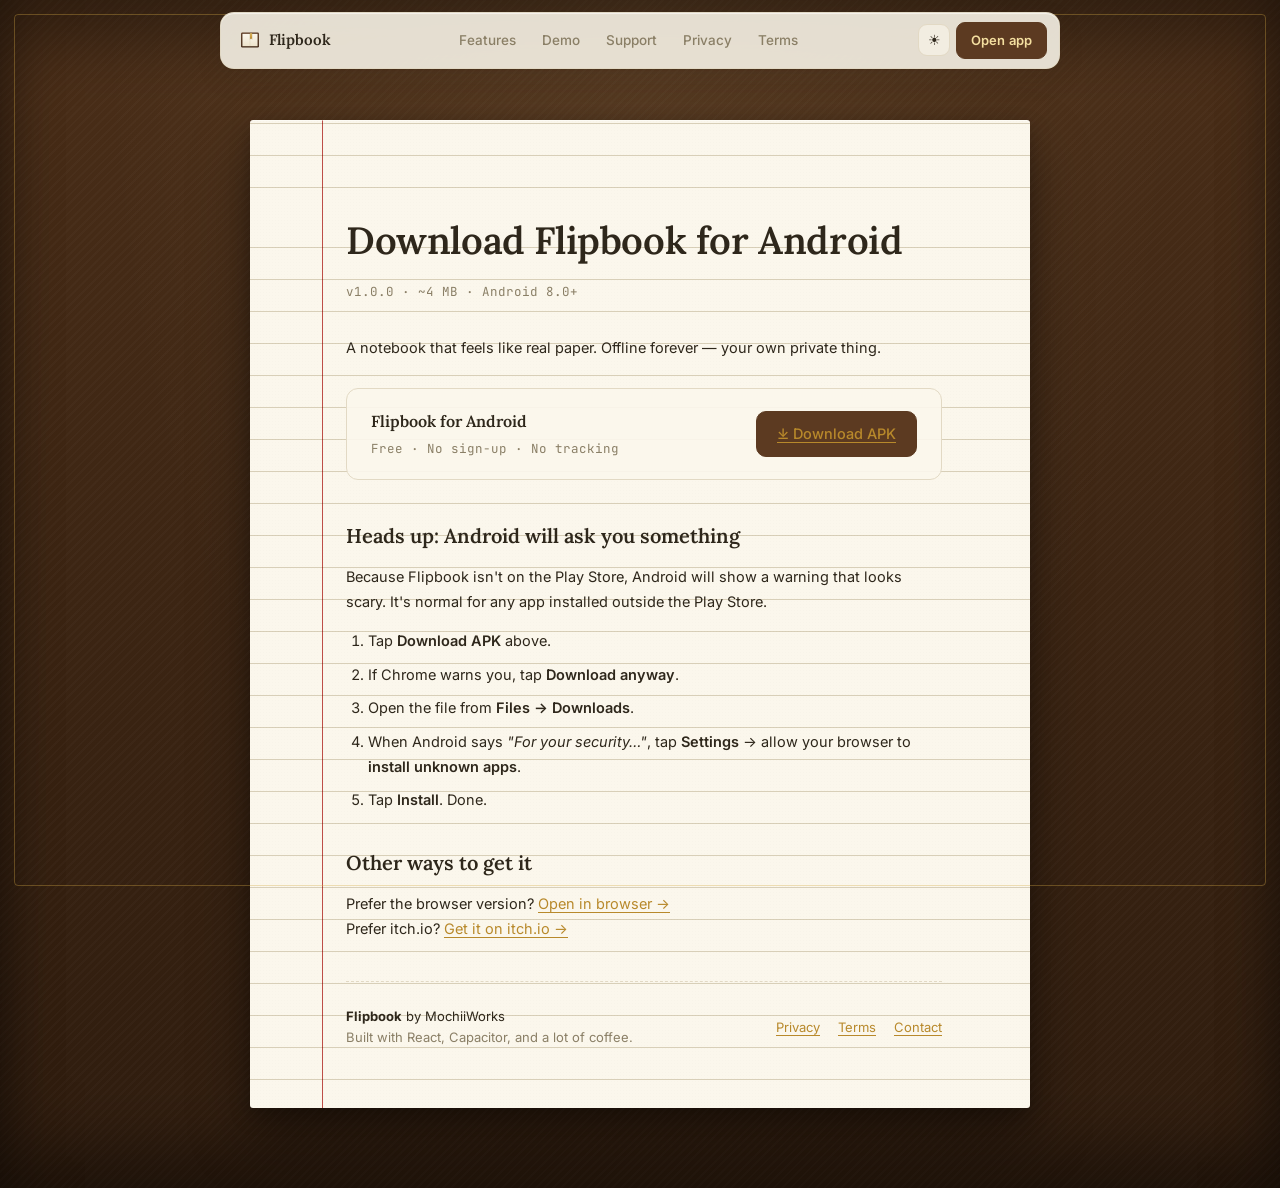
<file: download.html>
<!doctype html>
<html lang="en">
  <head>
    <meta charset="UTF-8" />
    <meta name="viewport" content="width=device-width, initial-scale=1.0" />
    <meta name="theme-color" content="#F4EFE4" />
    <title>Download — Flipbook</title>
    <meta
      name="description"
      content="Download Flipbook for Android. Offline notebook. No sign-up. No cloud. Free."
    />

    <link rel="icon" type="image/svg+xml" href="screenshots/favicon.svg" />
    <link rel="preconnect" href="https://fonts.googleapis.com" />
    <link rel="preconnect" href="https://fonts.gstatic.com" crossorigin />
    <link
      href="https://fonts.googleapis.com/css2?family=Lora:ital,wght@0,400;0,600;1,400&family=Inter:wght@400;500;600;700&family=JetBrains+Mono:wght@400;500&display=swap"
      rel="stylesheet"
    />

    <script>
      (function () {
        try {
          const saved = localStorage.getItem("flipbook.landing.theme");
          if (saved === "lamp" || saved === "dark") {
            document.documentElement.classList.add(saved);
          }
        } catch (e) {}
      })();
    </script>

    <link rel="stylesheet" href="styles.css" />
  </head>
  <body>
    <nav class="nav" id="navDock">
      <div class="nav-inner">
        <a href="index.html" class="nav-brand">
          <svg width="22" height="22" viewBox="0 0 64 64" aria-hidden="true">
            <defs>
              <linearGradient id="cover" x1="0" y1="0" x2="0" y2="1">
                <stop offset="0%" stop-color="#5C3A21" />
                <stop offset="100%" stop-color="#432A18" />
              </linearGradient>
              <linearGradient id="page" x1="0" y1="0" x2="0" y2="1">
                <stop offset="0%" stop-color="#FBF7EC" />
                <stop offset="100%" stop-color="#EDE3CC" />
              </linearGradient>
              <linearGradient id="ribbon" x1="0" y1="0" x2="0" y2="1">
                <stop offset="0%" stop-color="#E8C46A" />
                <stop offset="100%" stop-color="#B8862A" />
              </linearGradient>
            </defs>
            <rect
              x="6"
              y="10"
              width="52"
              height="44"
              rx="4"
              fill="url(#cover)"
            />
            <path d="M 10 14 L 32 14 L 32 50 L 10 50 Z" fill="url(#page)" />
            <path d="M 32 14 L 54 14 L 54 50 L 32 50 Z" fill="url(#page)" />
            <line
              x1="32"
              y1="14"
              x2="32"
              y2="50"
              stroke="#C9BFA8"
              stroke-width="0.8"
            />
            <path
              d="M 32 12 L 38 12 L 38 30 L 35 27 L 32 30 Z"
              fill="url(#ribbon)"
              stroke="#8A6618"
              stroke-width="0.5"
            />
          </svg>
          <span>Flipbook</span>
        </a>

        <div class="nav-links">
          <a href="index.html#features" class="nav-link">Features</a>
          <a href="index.html#demo" class="nav-link">Demo</a>
          <a href="index.html#support" class="nav-link">Support</a>
          <a href="privacy.html" class="nav-link">Privacy</a>
          <a href="terms.html" class="nav-link">Terms</a>
        </div>

        <div class="nav-actions">
          <button
            class="nav-theme"
            id="themeToggle"
            aria-label="Cycle theme"
            title="Switch theme"
          >
            <span class="theme-icon">☀</span>
          </button>
          <a
            href="https://flipbook-digital.netlify.app/"
            class="nav-cta"
            target="_blank"
            rel="noopener"
          >
            Open app
          </a>
        </div>
      </div>
    </nav>

    <div class="book">
      <main class="page page-legal">
        <h1>Download Flipbook for Android</h1>
        <p class="last-updated">v1.0.0 · ~4 MB · Android 8.0+</p>

        <p>
          A notebook that feels like real paper. Offline forever — your own
          private thing.
        </p>

        <div class="download-card">
          <div class="download-card__left">
            <div class="download-card__title">Flipbook for Android</div>
            <div class="download-card__meta">
              Free · No sign-up · No tracking
            </div>
          </div>
          <a
            href="https://github.com/mochiiworksdev/flipbook-landing/releases/download/v1.0.0/flipbook.apk"
            class="btn btn-primary"
            download
          >
            ⤓ Download APK
          </a>
        </div>

        <h2>Heads up: Android will ask you something</h2>
        <p>
          Because Flipbook isn't on the Play Store, Android will show a warning
          that looks scary. It's normal for any app installed outside the Play
          Store.
        </p>
        <ol class="download-steps">
          <li>Tap <strong>Download APK</strong> above.</li>
          <li>If Chrome warns you, tap <strong>Download anyway</strong>.</li>
          <li>Open the file from <strong>Files → Downloads</strong>.</li>
          <li>
            When Android says <em>"For your security…"</em>, tap
            <strong>Settings</strong> → allow your browser to
            <strong>install unknown apps</strong>.
          </li>
          <li>Tap <strong>Install</strong>. Done.</li>
        </ol>

        <h2>Other ways to get it</h2>
        <p>
          Prefer the browser version?
          <a href="https://flipbook-digital.netlify.app/">Open in browser →</a
          ><br />
          Prefer itch.io?
          <a href="https://mochiiworks.itch.io/flipbook">Get it on itch.io →</a>
        </p>

        <footer class="footer">
          <div class="footer-inner">
            <div>
              <strong>Flipbook</strong> by MochiiWorks
              <br />
              <span class="muted"
                >Built with React, Capacitor, and a lot of coffee.</span
              >
            </div>
            <div class="footer-links">
              <a href="privacy.html">Privacy</a>
              <a href="terms.html">Terms</a>
              <a href="mailto:mochiiworksdotmochi@gmail.com">Contact</a>
            </div>
          </div>
        </footer>
      </main>
    </div>

    <script>
      (function () {
        const nav = document.getElementById("navDock");
        if (!nav) return;
        let ticking = false;
        const update = () => {
          if (window.scrollY > 40) nav.classList.add("scrolled");
          else nav.classList.remove("scrolled");
          ticking = false;
        };
        window.addEventListener(
          "scroll",
          () => {
            if (!ticking) {
              requestAnimationFrame(update);
              ticking = true;
            }
          },
          { passive: true },
        );
        update();
      })();
    </script>

    <script>
      (function () {
        const KEY = "flipbook.landing.theme";
        const ORDER = ["light", "lamp", "dark"];
        const ICONS = { light: "☀", lamp: "✦", dark: "◐" };
        const toggle = document.getElementById("themeToggle");
        if (!toggle) return;
        const iconEl = toggle.querySelector(".theme-icon");
        const current = () => {
          if (document.documentElement.classList.contains("dark"))
            return "dark";
          if (document.documentElement.classList.contains("lamp"))
            return "lamp";
          return "light";
        };
        const apply = (theme) => {
          document.documentElement.classList.remove("dark", "lamp");
          if (theme !== "light") document.documentElement.classList.add(theme);
          iconEl.textContent = ICONS[theme] || "☀";
          try {
            localStorage.setItem(KEY, theme);
          } catch (e) {}
        };
        const cycle = () => {
          const idx = ORDER.indexOf(current());
          apply(ORDER[(idx + 1) % ORDER.length]);
          toggle.classList.add("spinning");
          setTimeout(() => toggle.classList.remove("spinning"), 500);
        };
        toggle.addEventListener("click", cycle);
        apply(current());
      })();
    </script>
  </body>
</html>
</file>
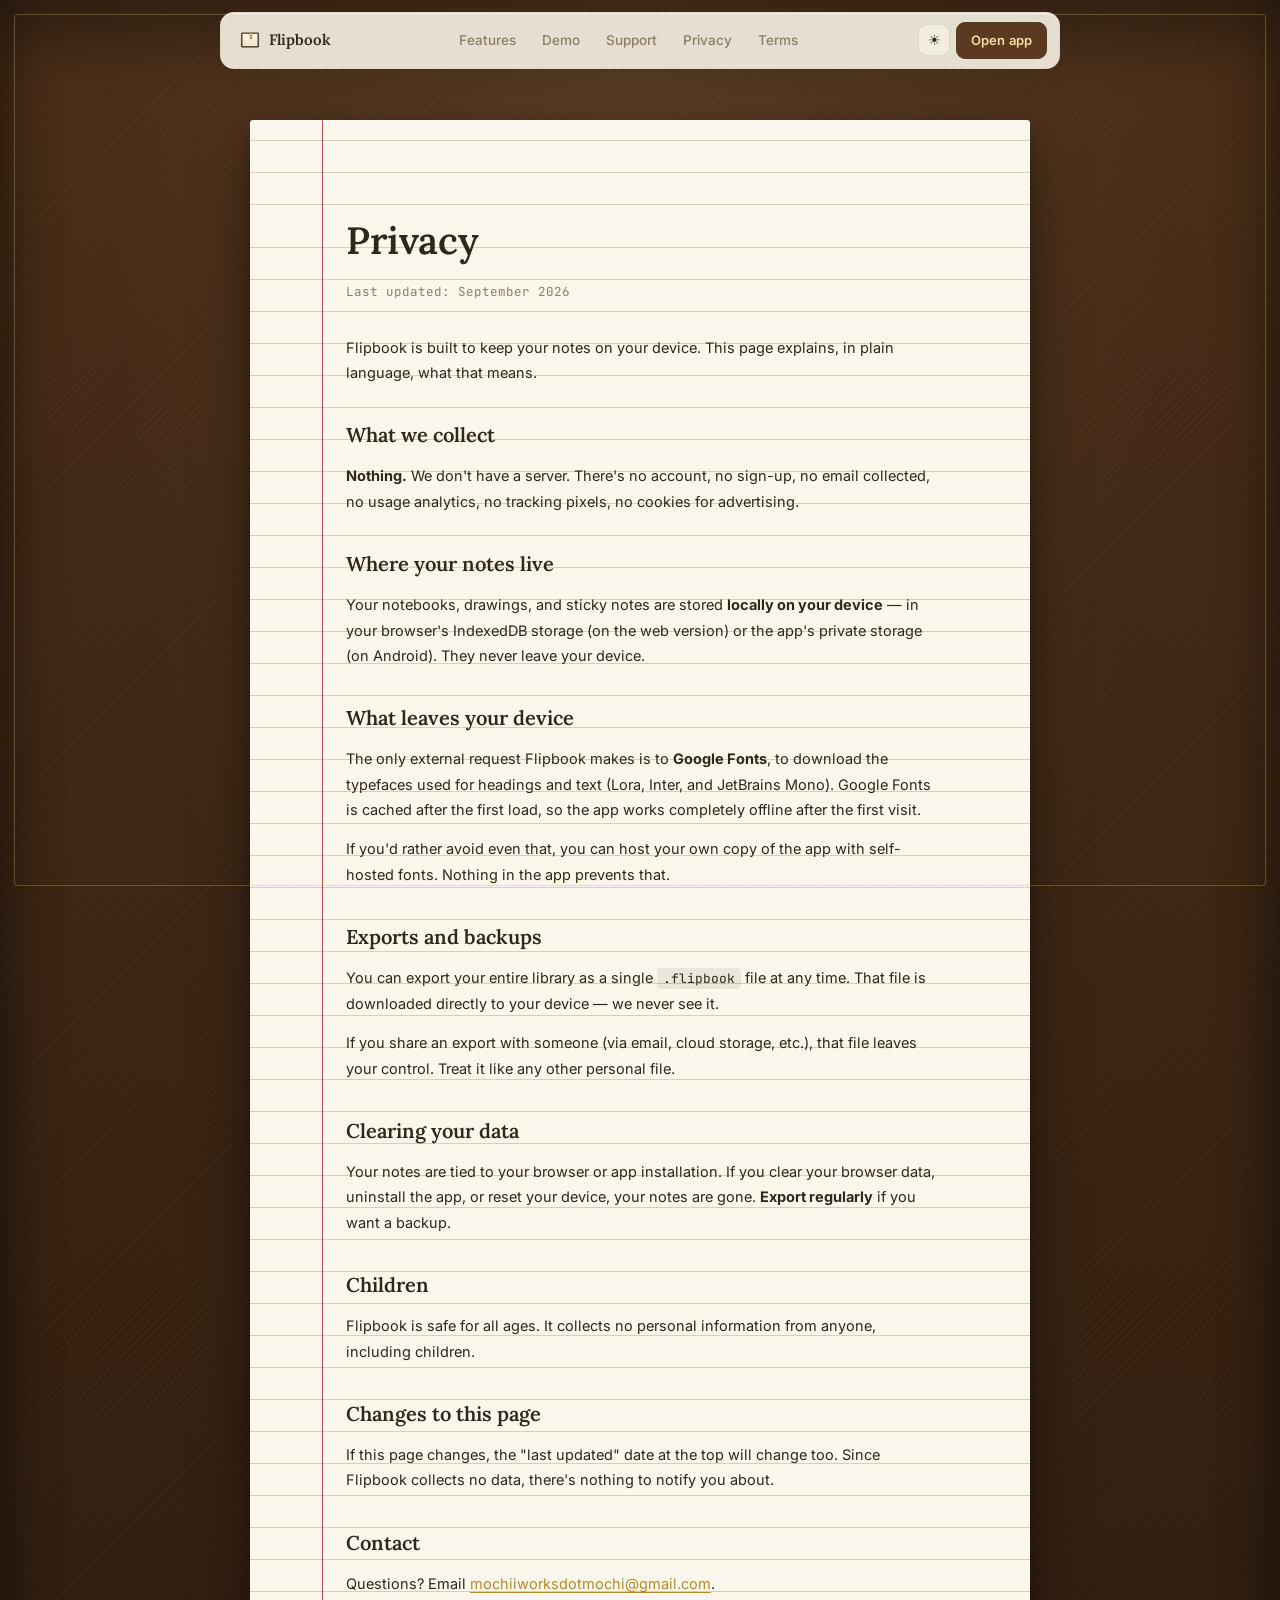
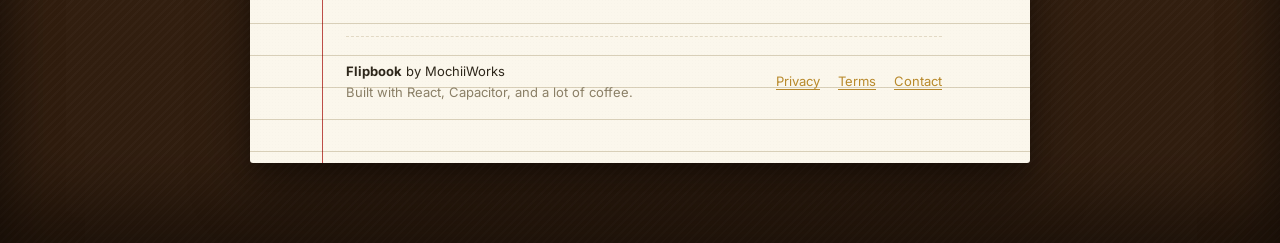
<file: privacy.html>
<!doctype html>
<html lang="en">
  <head>
    <meta charset="UTF-8" />
    <meta name="viewport" content="width=device-width, initial-scale=1.0" />
    <title>Privacy — Flipbook</title>
    <link rel="preconnect" href="https://fonts.googleapis.com" />
    <link rel="preconnect" href="https://fonts.gstatic.com" crossorigin />
    <link
      href="https://fonts.googleapis.com/css2?family=Lora:ital,wght@0,400;0,600;1,400&family=Inter:wght@400;500;600;700&family=JetBrains+Mono:wght@400;500&display=swap"
      rel="stylesheet"
    />

    <script>
      (function () {
        try {
          const saved = localStorage.getItem("flipbook.landing.theme");
          if (saved === "lamp" || saved === "dark") {
            document.documentElement.classList.add(saved);
          }
        } catch (e) {
          /* ignore */
        }
      })();
    </script>

    <link rel="stylesheet" href="styles.css" />
  </head>
  <body>
    <!-- NAV DOCK (same as index.html and terms.html) -->
    <nav class="nav" id="navDock">
      <div class="nav-inner">
        <a href="index.html" class="nav-brand">
          <svg width="22" height="22" viewBox="0 0 64 64" aria-hidden="true">
            <defs>
              <linearGradient id="cover" x1="0" y1="0" x2="0" y2="1">
                <stop offset="0%" stop-color="#5C3A21" />
                <stop offset="100%" stop-color="#432A18" />
              </linearGradient>
              <linearGradient id="page" x1="0" y1="0" x2="0" y2="1">
                <stop offset="0%" stop-color="#FBF7EC" />
                <stop offset="100%" stop-color="#EDE3CC" />
              </linearGradient>
              <linearGradient id="ribbon" x1="0" y1="0" x2="0" y2="1">
                <stop offset="0%" stop-color="#E8C46A" />
                <stop offset="100%" stop-color="#B8862A" />
              </linearGradient>
            </defs>
            <rect
              x="6"
              y="10"
              width="52"
              height="44"
              rx="4"
              fill="url(#cover)"
            />
            <path d="M 10 14 L 32 14 L 32 50 L 10 50 Z" fill="url(#page)" />
            <path d="M 32 14 L 54 14 L 54 50 L 32 50 Z" fill="url(#page)" />
            <line
              x1="32"
              y1="14"
              x2="32"
              y2="50"
              stroke="#C9BFA8"
              stroke-width="0.8"
            />
            <path
              d="M 32 12 L 38 12 L 38 30 L 35 27 L 32 30 Z"
              fill="url(#ribbon)"
              stroke="#8A6618"
              stroke-width="0.5"
            />
          </svg>
          <span>Flipbook</span>
        </a>

        <div class="nav-links">
          <a href="index.html#features" class="nav-link">Features</a>
          <a href="index.html#demo" class="nav-link">Demo</a>
          <a href="index.html#support" class="nav-link">Support</a>
          <a href="privacy.html" class="nav-link">Privacy</a>
          <a href="terms.html" class="nav-link">Terms</a>
        </div>

        <div class="nav-actions">
          <button
            class="nav-theme"
            id="themeToggle"
            aria-label="Cycle theme"
            title="Switch theme"
          >
            <span class="theme-icon">☀</span>
          </button>
          <a
            href="https://YOUR_DEPLOYED_APP_URL"
            class="nav-cta"
            target="_blank"
            rel="noopener"
          >
            Open app
          </a>
        </div>
      </div>
    </nav>

    <div class="book">
      <main class="page page-legal">
        <h1>Privacy</h1>
        <p class="last-updated">Last updated: September 2026</p>

        <p>
          Flipbook is built to keep your notes on your device. This page
          explains, in plain language, what that means.
        </p>

        <h2>What we collect</h2>
        <p>
          <strong>Nothing.</strong> We don't have a server. There's no account,
          no sign-up, no email collected, no usage analytics, no tracking
          pixels, no cookies for advertising.
        </p>

        <h2>Where your notes live</h2>
        <p>
          Your notebooks, drawings, and sticky notes are stored
          <strong>locally on your device</strong> — in your browser's IndexedDB
          storage (on the web version) or the app's private storage (on
          Android). They never leave your device.
        </p>

        <h2>What leaves your device</h2>
        <p>
          The only external request Flipbook makes is to
          <strong>Google Fonts</strong>, to download the typefaces used for
          headings and text (Lora, Inter, and JetBrains Mono). Google Fonts is
          cached after the first load, so the app works completely offline after
          the first visit.
        </p>
        <p>
          If you'd rather avoid even that, you can host your own copy of the app
          with self-hosted fonts. Nothing in the app prevents that.
        </p>

        <h2>Exports and backups</h2>
        <p>
          You can export your entire library as a single
          <code>.flipbook</code> file at any time. That file is downloaded
          directly to your device — we never see it.
        </p>
        <p>
          If you share an export with someone (via email, cloud storage, etc.),
          that file leaves your control. Treat it like any other personal file.
        </p>

        <h2>Clearing your data</h2>
        <p>
          Your notes are tied to your browser or app installation. If you clear
          your browser data, uninstall the app, or reset your device, your notes
          are gone.
          <strong>Export regularly</strong> if you want a backup.
        </p>

        <h2>Children</h2>
        <p>
          Flipbook is safe for all ages. It collects no personal information
          from anyone, including children.
        </p>

        <h2>Changes to this page</h2>
        <p>
          If this page changes, the "last updated" date at the top will change
          too. Since Flipbook collects no data, there's nothing to notify you
          about.
        </p>

        <h2>Contact</h2>
        <p>
          Questions? Email
          <a href="mailto:mochiiworksdotmochi@gmail.com"
            >mochiiworksdotmochi@gmail.com</a
          >.
        </p>

        <footer class="footer">
          <div class="footer-inner">
            <div>
              <strong>Flipbook</strong> by MochiiWorks
              <br />
              <span class="muted"
                >Built with React, Capacitor, and a lot of coffee.</span
              >
            </div>
            <div class="footer-links">
              <a href="privacy.html">Privacy</a>
              <a href="terms.html">Terms</a>
              <a href="mailto:mochiiworksdotmochi@gmail.com">Contact</a>
            </div>
          </div>
        </footer>
      </main>
    </div>

    <script>
      (function () {
        const nav = document.getElementById("navDock");
        if (!nav) return;

        let ticking = false;
        const update = () => {
          if (window.scrollY > 40) nav.classList.add("scrolled");
          else nav.classList.remove("scrolled");
          ticking = false;
        };

        window.addEventListener(
          "scroll",
          () => {
            if (!ticking) {
              requestAnimationFrame(update);
              ticking = true;
            }
          },
          { passive: true },
        );

        update();
      })();
    </script>

    <script>
      (function () {
        const KEY = "flipbook.landing.theme";
        const ORDER = ["light", "lamp", "dark"];
        const ICONS = { light: "☀", lamp: "✦", dark: "◐" };
        const toggle = document.getElementById("themeToggle");
        if (!toggle) return;

        const iconEl = toggle.querySelector(".theme-icon");

        const current = () => {
          if (document.documentElement.classList.contains("dark"))
            return "dark";
          if (document.documentElement.classList.contains("lamp"))
            return "lamp";
          return "light";
        };

        const apply = (theme) => {
          document.documentElement.classList.remove("dark", "lamp");
          if (theme !== "light") document.documentElement.classList.add(theme);
          iconEl.textContent = ICONS[theme] || "☀";
          toggle.setAttribute(
            "title",
            theme === "light"
              ? "Light mode — click for Lamp"
              : theme === "lamp"
                ? "Lamp mode — click for Dark"
                : "Dark mode — click for Light",
          );
          try {
            localStorage.setItem(KEY, theme);
          } catch (e) {}
        };

        const cycle = () => {
          const idx = ORDER.indexOf(current());
          const next = ORDER[(idx + 1) % ORDER.length];
          apply(next);
          toggle.classList.add("spinning");
          setTimeout(() => toggle.classList.remove("spinning"), 500);
        };

        toggle.addEventListener("click", cycle);
        apply(current());
      })();
    </script>
  </body>
</html>
</file>
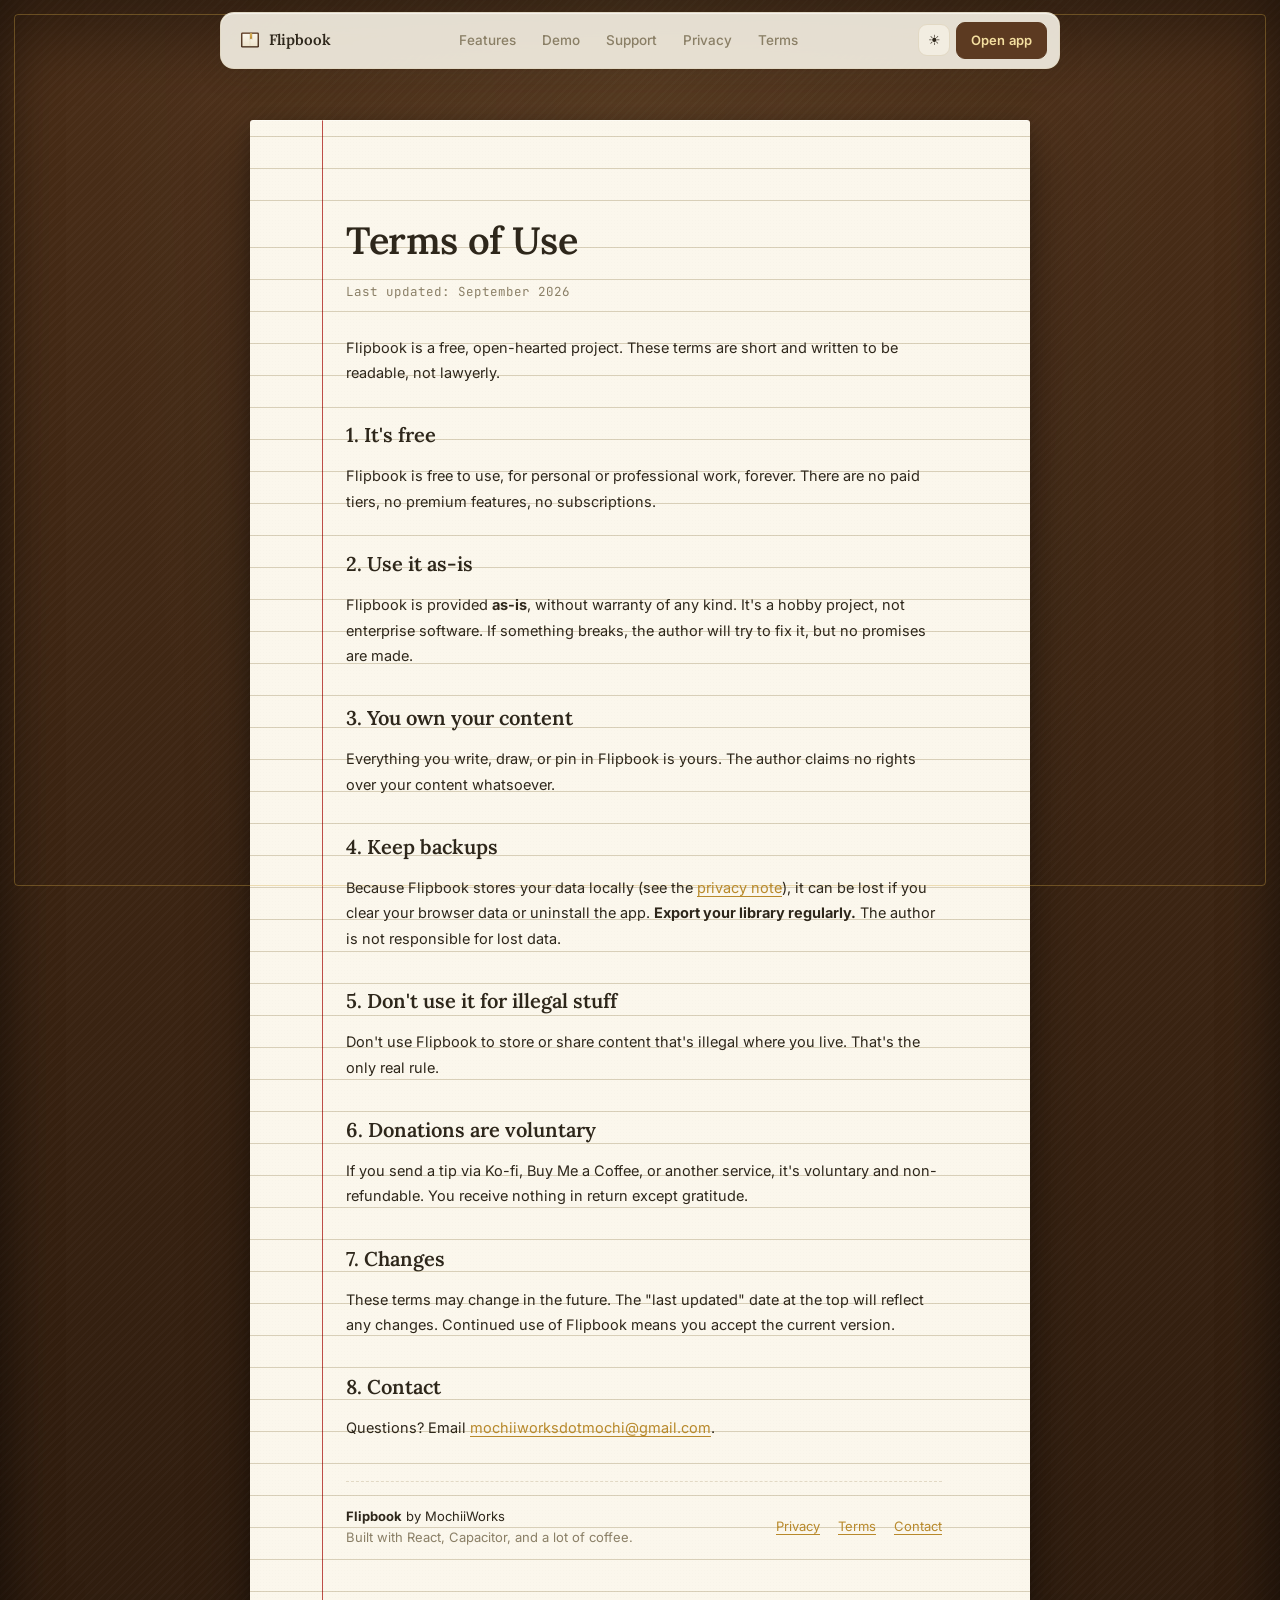
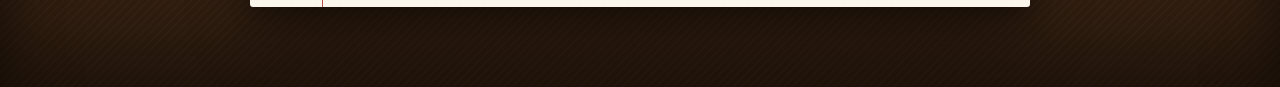
<file: terms.html>
<!doctype html>
<html lang="en">
  <head>
    <meta charset="UTF-8" />
    <meta name="viewport" content="width=device-width, initial-scale=1.0" />
    <title>Terms — Flipbook</title>
    <link rel="preconnect" href="https://fonts.googleapis.com" />
    <link rel="preconnect" href="https://fonts.gstatic.com" crossorigin />
    <link
      href="https://fonts.googleapis.com/css2?family=Lora:ital,wght@0,400;0,600;1,400&family=Inter:wght@400;500;600;700&family=JetBrains+Mono:wght@400;500&display=swap"
      rel="stylesheet"
    />

    <script>
      (function () {
        try {
          const saved = localStorage.getItem("flipbook.landing.theme");
          if (saved === "lamp" || saved === "dark") {
            document.documentElement.classList.add(saved);
          }
        } catch (e) {
          /* ignore */
        }
      })();
    </script>

    <link rel="stylesheet" href="styles.css" />
  </head>
  <body>
    <!-- NAV DOCK (same as index.html) -->
    <nav class="nav" id="navDock">
      <div class="nav-inner">
        <a href="index.html" class="nav-brand">
          <svg width="22" height="22" viewBox="0 0 64 64" aria-hidden="true">
            <defs>
              <linearGradient id="cover" x1="0" y1="0" x2="0" y2="1">
                <stop offset="0%" stop-color="#5C3A21" />
                <stop offset="100%" stop-color="#432A18" />
              </linearGradient>
              <linearGradient id="page" x1="0" y1="0" x2="0" y2="1">
                <stop offset="0%" stop-color="#FBF7EC" />
                <stop offset="100%" stop-color="#EDE3CC" />
              </linearGradient>
              <linearGradient id="ribbon" x1="0" y1="0" x2="0" y2="1">
                <stop offset="0%" stop-color="#E8C46A" />
                <stop offset="100%" stop-color="#B8862A" />
              </linearGradient>
            </defs>
            <rect
              x="6"
              y="10"
              width="52"
              height="44"
              rx="4"
              fill="url(#cover)"
            />
            <path d="M 10 14 L 32 14 L 32 50 L 10 50 Z" fill="url(#page)" />
            <path d="M 32 14 L 54 14 L 54 50 L 32 50 Z" fill="url(#page)" />
            <line
              x1="32"
              y1="14"
              x2="32"
              y2="50"
              stroke="#C9BFA8"
              stroke-width="0.8"
            />
            <path
              d="M 32 12 L 38 12 L 38 30 L 35 27 L 32 30 Z"
              fill="url(#ribbon)"
              stroke="#8A6618"
              stroke-width="0.5"
            />
          </svg>
          <span>Flipbook</span>
        </a>

        <div class="nav-links">
          <a href="index.html#features" class="nav-link">Features</a>
          <a href="index.html#demo" class="nav-link">Demo</a>
          <a href="index.html#support" class="nav-link">Support</a>
          <a href="privacy.html" class="nav-link">Privacy</a>
          <a href="terms.html" class="nav-link">Terms</a>
        </div>

        <div class="nav-actions">
          <button
            class="nav-theme"
            id="themeToggle"
            aria-label="Cycle theme"
            title="Switch theme"
          >
            <span class="theme-icon">☀</span>
          </button>
          <a
            href="https://YOUR_DEPLOYED_APP_URL"
            class="nav-cta"
            target="_blank"
            rel="noopener"
          >
            Open app
          </a>
        </div>
      </div>
    </nav>

    <div class="book">
      <main class="page page-legal">
        <h1>Terms of Use</h1>
        <p class="last-updated">Last updated: September 2026</p>

        <p>
          Flipbook is a free, open-hearted project. These terms are short and
          written to be readable, not lawyerly.
        </p>

        <h2>1. It's free</h2>
        <p>
          Flipbook is free to use, for personal or professional work, forever.
          There are no paid tiers, no premium features, no subscriptions.
        </p>

        <h2>2. Use it as-is</h2>
        <p>
          Flipbook is provided <strong>as-is</strong>, without warranty of any
          kind. It's a hobby project, not enterprise software. If something
          breaks, the author will try to fix it, but no promises are made.
        </p>

        <h2>3. You own your content</h2>
        <p>
          Everything you write, draw, or pin in Flipbook is yours. The author
          claims no rights over your content whatsoever.
        </p>

        <h2>4. Keep backups</h2>
        <p>
          Because Flipbook stores your data locally (see the
          <a href="privacy.html">privacy note</a>), it can be lost if you clear
          your browser data or uninstall the app.
          <strong>Export your library regularly.</strong> The author is not
          responsible for lost data.
        </p>

        <h2>5. Don't use it for illegal stuff</h2>
        <p>
          Don't use Flipbook to store or share content that's illegal where you
          live. That's the only real rule.
        </p>

        <h2>6. Donations are voluntary</h2>
        <p>
          If you send a tip via Ko-fi, Buy Me a Coffee, or another service, it's
          voluntary and non-refundable. You receive nothing in return except
          gratitude.
        </p>

        <h2>7. Changes</h2>
        <p>
          These terms may change in the future. The "last updated" date at the
          top will reflect any changes. Continued use of Flipbook means you
          accept the current version.
        </p>

        <h2>8. Contact</h2>
        <p>
          Questions? Email
          <a href="mailto:mochiiworksdotmochi@gmail.com"
            >mochiiworksdotmochi@gmail.com</a
          >.
        </p>

        <footer class="footer">
          <div class="footer-inner">
            <div>
              <strong>Flipbook</strong> by MochiiWorks
              <br />
              <span class="muted"
                >Built with React, Capacitor, and a lot of coffee.</span
              >
            </div>
            <div class="footer-links">
              <a href="privacy.html">Privacy</a>
              <a href="terms.html">Terms</a>
              <a href="mailto:mochiiworksdotmochi@gmail.com">Contact</a>
            </div>
          </div>
        </footer>
      </main>
    </div>

    <script>
      (function () {
        const nav = document.getElementById("navDock");
        if (!nav) return;

        let ticking = false;
        const update = () => {
          if (window.scrollY > 40) nav.classList.add("scrolled");
          else nav.classList.remove("scrolled");
          ticking = false;
        };

        window.addEventListener(
          "scroll",
          () => {
            if (!ticking) {
              requestAnimationFrame(update);
              ticking = true;
            }
          },
          { passive: true },
        );

        update();
      })();
    </script>

    <script>
      (function () {
        const KEY = "flipbook.landing.theme";
        const ORDER = ["light", "lamp", "dark"];
        const ICONS = { light: "☀", lamp: "✦", dark: "◐" };
        const toggle = document.getElementById("themeToggle");
        if (!toggle) return;

        const iconEl = toggle.querySelector(".theme-icon");

        const current = () => {
          if (document.documentElement.classList.contains("dark"))
            return "dark";
          if (document.documentElement.classList.contains("lamp"))
            return "lamp";
          return "light";
        };

        const apply = (theme) => {
          document.documentElement.classList.remove("dark", "lamp");
          if (theme !== "light") document.documentElement.classList.add(theme);
          iconEl.textContent = ICONS[theme] || "☀";
          toggle.setAttribute(
            "title",
            theme === "light"
              ? "Light mode — click for Lamp"
              : theme === "lamp"
                ? "Lamp mode — click for Dark"
                : "Dark mode — click for Light",
          );
          try {
            localStorage.setItem(KEY, theme);
          } catch (e) {}
        };

        const cycle = () => {
          const idx = ORDER.indexOf(current());
          const next = ORDER[(idx + 1) % ORDER.length];
          apply(next);
          toggle.classList.add("spinning");
          setTimeout(() => toggle.classList.remove("spinning"), 500);
        };

        toggle.addEventListener("click", cycle);
        apply(current());
      })();
    </script>
  </body>
</html>
</file>
<file: styles.css>
/* ─────────────────────────────────────────────────────────────
   Flipbook landing
   Design: a single cream page slipped inside a leather notebook.
   ───────────────────────────────────────────────────────────── */

:root {
    --app-bg: #E8DCC8;
    --surface: #FBF7EC;
    --ink: #2E271B;
    --muted: #8A7F66;
    --border: #E2D9C4;
    --rule: #D8CFB8;
    --margin-red: #C0504D;
    --gold: #B8892B;
    --gold-hover: #9A7020;
    --leather: #5C3A21;
    --leather-dark: #432A18;
    --leather-surround-1: #4A2E18;
    --leather-surround-2: #2E1C0E;
    --shadow-soft: 0 12px 32px rgba(60, 45, 25, 0.10);
    --shadow-strong: 0 22px 46px rgba(60, 45, 25, 0.18);
    --radius: 14px;
    --line-height: 32px;
}

html.lamp {
    --app-bg: #D6C29A;
    --surface: #F4E8CE;
    --ink: #3A2E1E;
    --muted: #7A6A4A;
    --border: #C9B58C;
    --rule: #C9B58C;
    --margin-red: #A04A3F;
    --gold: #9A7020;
    --gold-hover: #7A5A18;
    --leather: #5C3A21;
    --leather-dark: #432A18;
    --leather-surround-1: #3E2614;
    --leather-surround-2: #241608;
    --shadow-soft: 0 12px 32px rgba(90, 70, 40, 0.18);
    --shadow-strong: 0 22px 46px rgba(90, 70, 40, 0.25);
}

html.dark {
    --app-bg: #0E0C08;
    --surface: #1F1C16;
    --ink: #EFE5D2;
    --muted: #8A8171;
    --border: #2E2A22;
    --rule: #2A2620;
    --margin-red: #7A3A35;
    --gold: #D4A846;
    --gold-hover: #E8C46A;
    --leather: #2E2014;
    --leather-dark: #1A1208;
    --leather-surround-1: #1E1408;
    --leather-surround-2: #0C0700;
    --shadow-soft: 0 12px 32px rgba(0, 0, 0, 0.5);
    --shadow-strong: 0 22px 46px rgba(0, 0, 0, 0.6);
}

* {
    box-sizing: border-box;
    margin: 0;
    padding: 0;
}

html {
    scroll-behavior: smooth;
}

body {
    font-family: 'Inter', system-ui, -apple-system, sans-serif;
    background: var(--app-bg);
    color: var(--ink);
    line-height: 1.6;
    -webkit-font-smoothing: antialiased;
    transition: background 0.4s ease, color 0.4s ease;
    min-height: 100vh;
    overflow-x: hidden;
}

img {
    display: block;
    max-width: 100%;
    height: auto;
}

a {
    color: inherit;
    text-decoration: none;
}

/* ── BOOK SURROUND ── */
.book {
    position: relative;
    min-height: 100vh;
    background:
        repeating-linear-gradient(135deg,
            rgba(255, 255, 255, 0.02) 0px,
            rgba(255, 255, 255, 0.02) 2px,
            transparent 2px,
            transparent 6px),
        radial-gradient(ellipse at 50% 0%, rgba(255, 220, 160, 0.08), transparent 60%),
        linear-gradient(180deg, var(--leather-surround-1), var(--leather-surround-2));
    padding: 100px 20px 60px;
    display: flex;
    justify-content: center;
    align-items: flex-start;
    box-sizing: border-box;
    overflow-x: hidden;
    box-shadow:
        inset 0 40px 60px rgba(0, 0, 0, 0.35),
        inset 0 -40px 60px rgba(0, 0, 0, 0.35);
}

.book::before {
    content: "";
    position: fixed;
    inset: 14px;
    border: 1px solid rgba(212, 168, 70, 0.35);
    border-radius: 4px;
    pointer-events: none;
    z-index: 1;
}

@media (min-width: 1200px) {
    .book {
        padding: 120px 40px 80px;
    }
}

@media (max-width: 720px) {
    .book {
        padding: 80px 10px 40px;
    }

    .book::before {
        inset: 8px;
    }
}

/* ── THE PAGE ── */
.page {
    position: relative;
    width: 100%;
    max-width: 960px;
    min-width: 0;
    background-color: var(--surface);
    background-image:
        linear-gradient(to right,
            transparent 72px,
            var(--margin-red) 72px,
            var(--margin-red) 73px,
            transparent 73px),
        repeating-linear-gradient(to bottom,
            transparent 0,
            transparent calc(var(--line-height) - 1px),
            var(--rule) calc(var(--line-height) - 1px),
            var(--rule) var(--line-height));
    background-position: 0 0, 0 calc(var(--line-height) * 3);
    border-radius: 3px;
    padding: 90px 88px 60px 96px;
    box-sizing: border-box;
    box-shadow:
        0 1px 0 rgba(255, 255, 255, 0.4) inset,
        0 30px 60px rgba(0, 0, 0, 0.35),
        0 8px 20px rgba(0, 0, 0, 0.25);
    background-blend-mode: multiply, normal;
    transition: background-color 0.4s ease;
}

.page::after {
    content: "";
    position: absolute;
    inset: 0;
    pointer-events: none;
    border-radius: inherit;
    background-image: radial-gradient(rgba(0, 0, 0, 0.025) 1px,
            transparent 1px);
    background-size: 3px 3px;
    opacity: 0.6;
    z-index: 0;
}

html.dark .page::after {
    background-image: radial-gradient(rgba(255, 255, 255, 0.02) 1px,
            transparent 1px);
}

.page>* {
    position: relative;
    z-index: 1;
}

@media (max-width: 720px) {
    .page {
        --line-height: 28px;
        padding: 60px 28px 40px 40px;
        background-position: 0 0, 0 calc(var(--line-height) * 2.5);
        background-image:
            linear-gradient(to right,
                transparent 32px,
                var(--margin-red) 32px,
                var(--margin-red) 33px,
                transparent 33px),
            repeating-linear-gradient(to bottom,
                transparent 0,
                transparent calc(var(--line-height) - 1px),
                var(--rule) calc(var(--line-height) - 1px),
                var(--rule) var(--line-height));
    }
}

/* ── NAV DOCK ── */
.nav {
    position: fixed;
    top: 12px;
    left: 0;
    right: 0;
    z-index: 100;
    padding: 0 20px;
    pointer-events: none;
    display: flex;
    justify-content: center;
}

.nav-inner {
    width: 100%;
    /* Increased from 720px to 840px to fit all 5 links + buttons */
    max-width: 840px;
    margin: 0 auto;
    display: flex;
    align-items: center;
    justify-content: space-between;
    gap: 8px;
    /* Tightened gap slightly */
    padding: 9px 12px;
    background: color-mix(in srgb, var(--surface) 88%, transparent);
    backdrop-filter: blur(14px) saturate(1.4);
    -webkit-backdrop-filter: blur(14px) saturate(1.4);
    border: 1px solid color-mix(in srgb, var(--border) 90%, transparent);
    border-radius: 14px;
    box-shadow:
        0 1px 2px rgba(60, 45, 25, 0.06),
        0 10px 26px rgba(60, 45, 25, 0.12),
        inset 0 1px 0 rgba(255, 255, 255, 0.6);
    pointer-events: auto;
    transition:
        max-width 0.35s cubic-bezier(.2, .8, .2, 1),
        padding 0.3s cubic-bezier(.2, .8, .2, 1),
        box-shadow 0.3s ease,
        background 0.3s ease;
    animation: navEnter 0.6s cubic-bezier(.2, .8, .2, 1) both;
    flex-wrap: wrap;
}

@keyframes navEnter {
    from {
        opacity: 0;
        transform: translateY(-10px) scale(0.98);
    }

    to {
        opacity: 1;
        transform: translateY(0) scale(1);
    }
}

.nav.scrolled .nav-inner {
    max-width: 720px;
    /* Adjusted to match the new width ratio */
    padding: 7px 10px;
    background: color-mix(in srgb, var(--surface) 92%, transparent);
    box-shadow:
        0 1px 2px rgba(60, 45, 25, 0.06),
        0 14px 30px rgba(60, 45, 25, 0.16),
        inset 0 1px 0 rgba(255, 255, 255, 0.7);
}

.nav-brand {
    display: flex;
    align-items: center;
    gap: 8px;
    font-family: 'Lora', Georgia, serif;
    font-weight: 600;
    font-size: 15px;
    color: var(--ink);
    padding: 4px 8px 4px 6px;
    border-radius: 10px;
    transition: transform 0.25s cubic-bezier(.2, .8, .2, 1);
}

.nav-brand:hover {
    transform: scale(1.03);
}

.nav-brand svg {
    transition: transform 0.4s cubic-bezier(.2, .8, .2, 1);
}

.nav-brand:hover svg {
    transform: rotate(-6deg) scale(1.05);
}

.nav-links {
    display: flex;
    gap: 2px;
    font-size: 13.5px;
}

.nav-link {
    position: relative;
    padding: 7px 12px;
    border-radius: 9px;
    color: var(--muted);
    font-family: 'Inter', sans-serif;
    font-weight: 500;
    transition:
        color 0.2s ease,
        background 0.25s cubic-bezier(.2, .8, .2, 1),
        transform 0.25s cubic-bezier(.2, .8, .2, 1);
}

.nav-link:hover {
    color: var(--ink);
    background: rgba(184, 137, 43, 0.09);
    transform: translateY(-1px);
}

.nav-link::after {
    content: "";
    position: absolute;
    left: 50%;
    bottom: 3px;
    width: 4px;
    height: 4px;
    border-radius: 50%;
    background: var(--gold);
    transform: translateX(-50%) scale(0);
    transition: transform 0.3s cubic-bezier(.2, .8, .2, 1);
}

.nav-link:hover::after {
    transform: translateX(-50%) scale(1);
}

.nav-actions {
    display: flex;
    align-items: center;
    gap: 6px;
}

.nav-theme {
    width: 32px;
    height: 32px;
    display: flex;
    align-items: center;
    justify-content: center;
    border-radius: 9px;
    border: 1px solid var(--border);
    background: color-mix(in srgb, var(--surface) 60%, transparent);
    color: var(--ink);
    font-size: 14px;
    cursor: pointer;
    transition:
        background 0.2s ease,
        border-color 0.2s ease,
        transform 0.25s cubic-bezier(.2, .8, .2, 1),
        color 0.2s ease;
    flex-shrink: 0;
}

.nav-theme:hover {
    border-color: var(--gold);
    background: rgba(184, 137, 43, 0.12);
    transform: translateY(-1px);
}

.nav-theme:active {
    transform: translateY(0) scale(0.96);
}

.nav-theme .theme-icon {
    display: inline-block;
    line-height: 1;
    transition: transform 0.4s cubic-bezier(.2, .8, .2, 1);
}

.nav-theme.spinning .theme-icon {
    animation: themeSpin 0.5s cubic-bezier(.2, .8, .2, 1);
}

@keyframes themeSpin {
    0% {
        transform: rotate(0deg) scale(1);
    }

    50% {
        transform: rotate(180deg) scale(1.15);
    }

    100% {
        transform: rotate(360deg) scale(1);
    }
}

.nav-cta {
    padding: 7px 14px;
    border-radius: 9px;
    background: var(--leather);
    color: #F4DFA0;
    font-family: 'Inter', sans-serif;
    font-size: 13px;
    font-weight: 600;
    letter-spacing: 0.1px;
    border: 1px solid var(--leather);
    transition:
        transform 0.25s cubic-bezier(.2, .8, .2, 1),
        background 0.2s ease,
        box-shadow 0.25s ease;
    white-space: nowrap;
}

.nav-cta:hover {
    background: var(--leather-dark);
    transform: translateY(-1px) scale(1.02);
    box-shadow: 0 6px 16px rgba(92, 58, 33, 0.25);
}

.nav-cta:active {
    transform: translateY(0) scale(0.99);
}

@media (max-width: 820px) {
    .nav {
        top: 8px;
        padding: 0 10px;
    }

    .nav-inner {
        padding: 7px 9px;
        border-radius: 12px;
        gap: 8px;
        max-width: 100%;
    }

    .nav.scrolled .nav-inner {
        padding: 6px 8px;
        max-width: 100%;
    }

    .nav-links {
        display: none;
        /* Hide links on smaller screens */
    }

    .nav-brand {
        font-size: 14px;
    }

    .nav-theme {
        width: 30px;
        height: 30px;
        font-size: 13px;
    }

    .nav-cta {
        padding: 6px 11px;
        font-size: 12px;
    }
}

/* ── HERO ── */
.hero {
    display: grid;
    grid-template-columns: minmax(0, 1fr) minmax(0, 1.05fr);
    gap: 48px;
    align-items: center;
    padding: 20px 0 60px;
    min-width: 0;
}

.hero-text {
    min-width: 0;
}

.hero-text h1 {
    font-family: 'Lora', Georgia, serif;
    font-size: clamp(30px, 4.5vw, 50px);
    font-weight: 600;
    line-height: 1.15;
    letter-spacing: -0.5px;
    color: var(--ink);
    margin-bottom: 20px;
}

.lede {
    font-size: 16px;
    line-height: 1.7;
    color: var(--muted);
    max-width: 460px;
    margin-bottom: 28px;
}

.cta-row {
    display: flex;
    gap: 10px;
    flex-wrap: wrap;
    margin-bottom: 14px;
}

.btn {
    display: inline-flex;
    align-items: center;
    gap: 8px;
    height: 46px;
    padding: 0 20px;
    border-radius: 10px;
    font-size: 14.5px;
    font-weight: 500;
    font-family: 'Inter', sans-serif;
    cursor: pointer;
    transition: all 0.15s ease;
    border: 1px solid transparent;
    white-space: nowrap;
}

.btn-primary {
    background: var(--leather);
    color: #F4DFA0;
    border-color: var(--leather);
}

.btn-primary:hover {
    background: var(--leather-dark);
    transform: translateY(-1px);
    box-shadow: var(--shadow-soft);
}

.btn-ghost {
    background: var(--surface);
    color: var(--ink);
    border-color: var(--border);
}

.btn-ghost:hover {
    border-color: var(--gold);
    color: var(--gold-hover);
}

.btn-coffee {
    background: var(--gold);
    color: #fff;
    border-color: var(--gold);
}

.btn-coffee:hover {
    background: var(--gold-hover);
    border-color: var(--gold-hover);
    transform: translateY(-1px);
    box-shadow: var(--shadow-soft);
}

.small-note {
    font-size: 12.5px;
    color: var(--muted);
}

.hero-image {
    min-width: 0;
    border-radius: var(--radius);
    overflow: hidden;
    box-shadow: var(--shadow-strong);
    transform: perspective(1200px) rotateY(-3deg) rotateX(2deg);
    transition: transform 0.5s cubic-bezier(.2, .8, .2, 1);
}

.hero-image:hover {
    transform: perspective(1200px) rotateY(0deg) rotateX(0deg);
}

.hero-image img {
    width: 100%;
    max-width: 100%;
    height: auto;
    display: block;
}

@media (max-width: 900px) {
    .hero {
        grid-template-columns: 1fr;
        gap: 32px;
        padding: 10px 0 40px;
    }

    .hero-image {
        transform: none;
    }
}

/* ── SECTION HEADINGS ── */
.features h2,
.screenshots h2,
.support h2,
.why h2 {
    font-family: 'Lora', Georgia, serif;
    font-size: clamp(24px, 3.2vw, 34px);
    font-weight: 600;
    letter-spacing: -0.3px;
    margin-bottom: 32px;
    color: var(--ink);
}

/* ── FEATURES ── */
.features {
    padding: 40px 0 60px;
}

.feature-grid {
    display: grid;
    grid-template-columns: repeat(2, minmax(0, 1fr));
    gap: 18px;
}

@media (max-width: 700px) {
    .feature-grid {
        grid-template-columns: 1fr;
    }
}

.feature {
    position: relative;
    padding: 22px;
    background: color-mix(in srgb, var(--surface) 92%, transparent);
    border: 1px solid var(--border);
    border-radius: 12px;
    cursor: default;
    overflow: hidden;
    transition:
        transform 0.35s cubic-bezier(.2, .8, .2, 1),
        box-shadow 0.35s cubic-bezier(.2, .8, .2, 1),
        border-color 0.3s ease,
        background 0.3s ease;
    will-change: transform;
}

.feature::before {
    content: "";
    position: absolute;
    inset: 0;
    border-radius: inherit;
    pointer-events: none;
    opacity: 0;
    background: radial-gradient(500px circle at 50% 0%,
            color-mix(in srgb, var(--gold) 12%, transparent),
            transparent 50%);
    transition: opacity 0.45s ease;
}

.feature:hover::before {
    opacity: 1;
}

.feature:hover {
    transform: translateY(-4px);
    border-color: color-mix(in srgb, var(--gold) 55%, var(--border));
    background: color-mix(in srgb, var(--surface) 92%, var(--gold) 8%);
    box-shadow:
        0 1px 2px rgba(60, 45, 25, 0.04),
        0 10px 26px rgba(60, 45, 25, 0.10),
        0 22px 46px rgba(60, 45, 25, 0.06);
}

html.lamp .feature:hover {
    box-shadow:
        0 1px 2px rgba(60, 45, 25, 0.06),
        0 12px 30px rgba(60, 45, 25, 0.16),
        0 22px 46px rgba(60, 45, 25, 0.10);
}

html.dark .feature:hover {
    border-color: color-mix(in srgb, var(--gold) 60%, var(--border));
    background: color-mix(in srgb, var(--surface) 90%, var(--gold) 10%);
    box-shadow:
        0 1px 2px rgba(0, 0, 0, 0.3),
        0 12px 30px rgba(0, 0, 0, 0.5),
        0 24px 52px rgba(0, 0, 0, 0.3);
}

.feature-icon {
    font-size: 24px;
    margin-bottom: 10px;
    display: inline-block;
    transform-origin: left center;
    transition:
        transform 0.4s cubic-bezier(.2, .8, .2, 1),
        filter 0.4s ease;
}

.feature:hover .feature-icon {
    transform: scale(1.15) rotate(-4deg);
    filter: drop-shadow(0 4px 8px rgba(184, 137, 43, 0.25));
}

.feature h3 {
    font-family: 'Lora', Georgia, serif;
    font-size: 18px;
    font-weight: 600;
    margin-bottom: 6px;
    color: var(--ink);
    transition: color 0.3s ease;
}

.feature:hover h3 {
    color: color-mix(in srgb, var(--ink) 70%, var(--gold) 30%);
}

.feature p {
    font-size: 14px;
    line-height: 1.6;
    color: var(--muted);
}

/* ── SCREENSHOTS ── */
.screenshots {
    padding: 40px 0 60px;
}

.screenshot-row {
    display: grid;
    grid-template-columns: repeat(2, minmax(0, 1fr));
    gap: 18px;
    margin-bottom: 18px;
}

@media (max-width: 700px) {
    .screenshot-row {
        grid-template-columns: 1fr;
    }
}

.screenshot-row figure,
.screenshot-single {
    position: relative;
    background: var(--surface);
    border: 1px solid var(--border);
    border-radius: 12px;
    overflow: hidden;
    box-shadow: var(--shadow-soft);
    cursor: pointer;
    min-width: 0;
    transition:
        transform 0.4s cubic-bezier(.2, .8, .2, 1),
        box-shadow 0.4s cubic-bezier(.2, .8, .2, 1),
        border-color 0.3s ease;
    will-change: transform;
}

.screenshot-row figure::after,
.screenshot-single::after {
    content: "";
    position: absolute;
    top: 0;
    left: -60%;
    width: 40%;
    height: 100%;
    background: linear-gradient(100deg,
            transparent 20%,
            rgba(255, 255, 255, 0.35) 50%,
            transparent 80%);
    transform: skewX(-12deg);
    pointer-events: none;
    opacity: 0;
    z-index: 2;
}

.screenshot-row figure::before,
.screenshot-single::before {
    content: "";
    position: absolute;
    inset: 0;
    border-radius: inherit;
    pointer-events: none;
    opacity: 0;
    z-index: 1;
    background: radial-gradient(600px circle at 50% 0%,
            color-mix(in srgb, var(--gold) 14%, transparent),
            transparent 55%);
    transition: opacity 0.5s ease;
}

.screenshot-row figure:hover::before,
.screenshot-single:hover::before {
    opacity: 1;
}

.screenshot-row figure:hover::after,
.screenshot-single:hover::after {
    opacity: 1;
    animation: sheenSweep 1.1s cubic-bezier(.3, .05, .2, 1) forwards;
}

@keyframes sheenSweep {
    0% {
        left: -60%;
        opacity: 0;
    }

    10% {
        opacity: 1;
    }

    90% {
        opacity: 1;
    }

    100% {
        left: 130%;
        opacity: 0;
    }
}

.screenshot-row figure:hover,
.screenshot-single:hover {
    transform: translateY(-5px);
    border-color: color-mix(in srgb, var(--gold) 55%, var(--border));
    box-shadow:
        0 1px 2px rgba(60, 45, 25, 0.05),
        0 14px 32px rgba(60, 45, 25, 0.13),
        0 28px 58px rgba(60, 45, 25, 0.08);
}

html.lamp .screenshot-row figure:hover,
html.lamp .screenshot-single:hover {
    box-shadow:
        0 1px 2px rgba(60, 45, 25, 0.08),
        0 16px 36px rgba(60, 45, 25, 0.2),
        0 28px 58px rgba(60, 45, 25, 0.12);
}

html.dark .screenshot-row figure:hover,
html.dark .screenshot-single:hover {
    border-color: color-mix(in srgb, var(--gold) 60%, var(--border));
    box-shadow:
        0 1px 2px rgba(0, 0, 0, 0.35),
        0 16px 36px rgba(0, 0, 0, 0.55),
        0 30px 62px rgba(0, 0, 0, 0.35);
}

.screenshot-row img,
.screenshot-single img {
    width: 100%;
    max-width: 100%;
    height: auto;
    display: block;
    border-bottom: 1px solid var(--border);
    position: relative;
    z-index: 0;
    transition:
        transform 0.55s cubic-bezier(.2, .8, .2, 1),
        filter 0.4s ease;
}

.screenshot-row figure:hover img,
.screenshot-single:hover img {
    transform: scale(1.03);
    filter: brightness(1.02) contrast(1.02);
}

.screenshot-row figcaption,
.screenshot-single .caption {
    padding: 12px 16px;
    font-size: 12px;
    color: var(--muted);
    font-family: 'JetBrains Mono', monospace;
    letter-spacing: 0.3px;
    position: relative;
    z-index: 3;
    transition: color 0.3s ease, letter-spacing 0.3s ease;
}

.screenshot-row figure:hover figcaption,
.screenshot-single:hover .caption {
    color: color-mix(in srgb, var(--muted) 40%, var(--gold) 60%);
    letter-spacing: 0.5px;
}

/* ── WHY ── */
.why {
    padding: 40px 0 50px;
}

.why-inner {
    max-width: 620px;
}

.why p {
    font-family: 'Lora', Georgia, serif;
    font-size: 17px;
    line-height: 1.7;
    color: var(--ink);
    margin-bottom: 16px;
}

/* ── SUPPORT ── */
.support {
    padding: 40px 0 50px;
    text-align: center;
}

.support-lede {
    font-size: 15px;
    line-height: 1.7;
    color: var(--muted);
    margin-bottom: 24px;
    max-width: 500px;
    margin-left: auto;
    margin-right: auto;
}

.support-buttons {
    display: flex;
    gap: 10px;
    justify-content: center;
    flex-wrap: wrap;
}

/* ── FOOTER ── */
.footer {
    margin-top: 40px;
    padding-top: 24px;
    border-top: 1px dashed var(--border);
}

.footer-inner {
    display: flex;
    align-items: center;
    justify-content: space-between;
    gap: 20px;
    flex-wrap: wrap;
    font-size: 13px;
    color: var(--ink);
}

.muted {
    color: var(--muted);
}

.footer-links {
    display: flex;
    gap: 18px;
    color: var(--muted);
}

.footer-links a:hover {
    color: var(--ink);
}

@media (max-width: 640px) {
    .footer-inner {
        flex-direction: column;
        text-align: center;
        gap: 12px;
    }
}

/* ── LEGAL PAGES ── */
.page-legal {
    max-width: 780px;
}

.page-legal h1 {
    font-family: 'Lora', Georgia, serif;
    font-size: clamp(26px, 4vw, 38px);
    font-weight: 600;
    letter-spacing: -0.4px;
    margin-bottom: 10px;
    color: var(--ink);
}

.page-legal .last-updated {
    font-size: 12.5px;
    color: var(--muted);
    margin-bottom: 32px;
    font-family: 'JetBrains Mono', monospace;
}

.page-legal h2 {
    font-family: 'Lora', Georgia, serif;
    font-size: 20px;
    font-weight: 600;
    margin-top: 34px;
    margin-bottom: 12px;
    color: var(--ink);
}

.page-legal p,
.page-legal li {
    font-size: 14.5px;
    line-height: 1.75;
    color: var(--ink);
    margin-bottom: 14px;
}

.page-legal ul {
    padding-left: 22px;
    margin-bottom: 20px;
}

.page-legal a {
    color: var(--gold);
    text-decoration: underline;
    text-underline-offset: 3px;
}

.page-legal a:hover {
    color: var(--gold-hover);
}

.page-legal code {
    font-family: 'JetBrains Mono', monospace;
    font-size: 13px;
    background: color-mix(in srgb, var(--ink) 8%, transparent);
    padding: 2px 6px;
    border-radius: 4px;
}

.back {
    display: inline-block;
    margin-bottom: 28px;
    font-size: 13.5px;
    color: var(--muted);
    transition: color 0.2s ease;
}

.back:hover {
    color: var(--ink);
}

/* ── ITCH.IO BUTTON ── */
.btn-itch {
    background: #FA5C5C;
    /* itch.io signature red */
    color: #fff;
    border-color: #FA5C5C;
}

.btn-itch:hover {
    background: #E04B4B;
    border-color: #E04B4B;
    transform: translateY(-1px);
    box-shadow: var(--shadow-soft);
}

.btn-itch svg {
    flex-shrink: 0;
}

/* ── QR CODE BLOCK ── */
.qr-block {
    display: flex;
    align-items: center;
    gap: 16px;
    margin-top: 24px;
    padding: 14px 18px;
    background: color-mix(in srgb, var(--surface) 92%, transparent);
    border: 1px dashed var(--border);
    border-radius: 12px;
    max-width: 420px;
    transition: border-color 0.3s ease, background 0.3s ease;
}

.qr-block:hover {
    border-color: var(--gold);
    background: color-mix(in srgb, var(--surface) 88%, var(--gold) 12%);
}

.qr-code {
    width: 80px;
    height: 80px;
    flex-shrink: 0;
    border-radius: 6px;
    overflow: hidden;
    background: #fff;
    display: flex;
    align-items: center;
    justify-content: center;
    padding: 4px;
    border: 1px solid var(--border);
}

.qr-code canvas,
.qr-code img {
    width: 100%;
    height: 100%;
    display: block;
}

.qr-text {
    display: flex;
    flex-direction: column;
    gap: 4px;
    min-width: 0;
}

.qr-text strong {
    font-family: 'Lora', Georgia, serif;
    font-size: 15px;
    color: var(--ink);
}

.qr-text span {
    font-size: 12.5px;
    color: var(--muted);
    line-height: 1.4;
}

.qr-code:empty::before {
    content: "…";
    color: var(--muted);
    font-size: 18px;
}

@media (max-width: 900px) {
    .qr-block {
        max-width: 100%;
    }
}

/* ── DOWNLOAD PAGE ── */
.download-card {
    display: flex;
    align-items: center;
    justify-content: space-between;
    gap: 20px;
    padding: 20px 24px;
    border: 1px solid var(--border);
    border-radius: 12px;
    background: color-mix(in srgb, var(--surface) 92%, transparent);
    margin: 28px 0 40px;
    flex-wrap: wrap;
    transition: border-color 0.3s ease, background 0.3s ease;
}

.download-card:hover {
    border-color: var(--gold);
    background: color-mix(in srgb, var(--surface) 88%, var(--gold) 12%);
}

.download-card__title {
    font-family: 'Lora', Georgia, serif;
    font-weight: 600;
    color: var(--ink);
    font-size: 16px;
}

.download-card__meta {
    font-size: 12.5px;
    color: var(--muted);
    margin-top: 4px;
    font-family: 'JetBrains Mono', monospace;
}

.download-card .btn {
    flex-shrink: 0;
}

.download-steps {
    padding-left: 22px;
    margin-bottom: 20px;
}

.download-steps li {
    font-size: 14.5px;
    line-height: 1.75;
    color: var(--ink);
    margin-bottom: 8px;
}

.download-steps strong {
    color: var(--ink);
    font-weight: 600;
}
</file>
